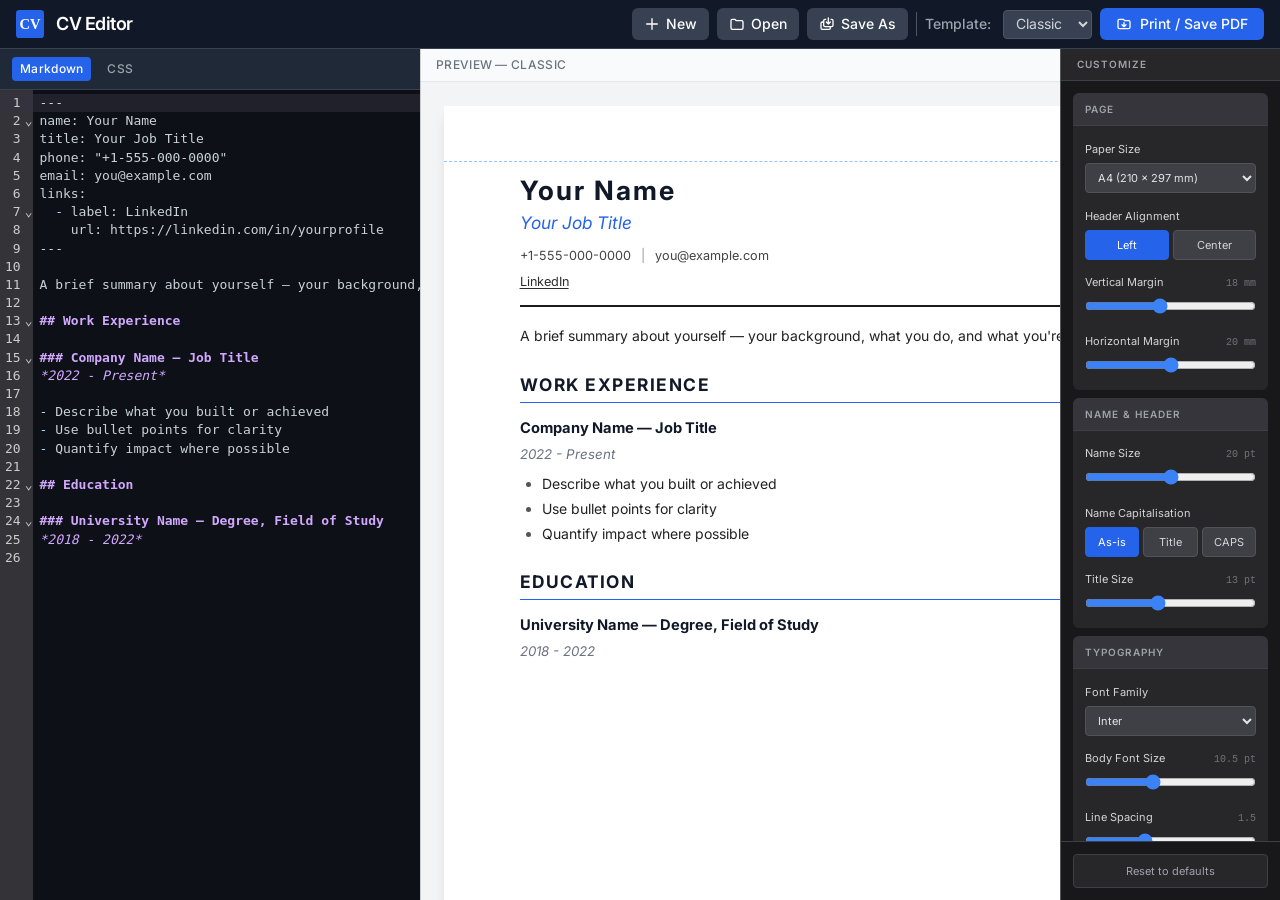
<file: cv-editor/index.html>
<!DOCTYPE html>
<html lang="en">
  <head>
    <meta charset="UTF-8" />
    <link rel="icon" type="image/svg+xml" href="./favicon.svg" />
    <meta name="viewport" content="width=device-width, initial-scale=1.0" />
    <title>CV Editor</title>
    <meta name="description" content="Edit your CV in Markdown, preview with professional templates, and export as PDF" />
    <script type="module" crossorigin src="./assets/index-DJ3FLFNK.js"></script>
    <link rel="stylesheet" crossorigin href="./assets/index-Ctd_b8aT.css">
  </head>
  <body>
    <div id="root"></div>
  </body>
</html>
</file>
<file: cv-editor/assets/index-Ctd_b8aT.css>
@import"https://fonts.googleapis.com/css2?family=Inter:wght@300;400;500;600;700&family=Merriweather:ital,wght@0,300;0,400;0,700;1,400&display=swap";:root{--separator-border: rgba(128, 128, 128, .35);--sash-hover-transition-duration: .1s}.allotment-module_splitView__L-yRc{height:100%;overflow:hidden;position:relative;width:100%}.allotment-module_splitView__L-yRc>.allotment-module_sashContainer__fzwJF{height:100%;pointer-events:none;position:absolute;width:100%}.allotment-module_splitView__L-yRc>.allotment-module_sashContainer__fzwJF>.allotment-module_sash__QA-2t{pointer-events:auto}.allotment-module_splitView__L-yRc>.allotment-module_splitViewContainer__rQnVa{height:100%;position:relative;white-space:nowrap;width:100%}.allotment-module_splitView__L-yRc>.allotment-module_splitViewContainer__rQnVa>.allotment-module_splitViewView__MGZ6O{overflow:hidden;position:absolute;white-space:initial}.allotment-module_splitView__L-yRc.allotment-module_vertical__WSwwa>.allotment-module_splitViewContainer__rQnVa>.allotment-module_splitViewView__MGZ6O{width:100%}.allotment-module_splitView__L-yRc.allotment-module_horizontal__7doS8>.allotment-module_splitViewContainer__rQnVa>.allotment-module_splitViewView__MGZ6O{height:100%}.allotment-module_splitView__L-yRc.allotment-module_separatorBorder__x-rDS>.allotment-module_splitViewContainer__rQnVa>.allotment-module_splitViewView__MGZ6O:not(:first-child):before{background-color:var(--separator-border);content:" ";left:0;pointer-events:none;position:absolute;top:0;z-index:5}.allotment-module_splitView__L-yRc.allotment-module_separatorBorder__x-rDS.allotment-module_vertical__WSwwa>.allotment-module_splitViewContainer__rQnVa>.allotment-module_splitViewView__MGZ6O:not(:first-child):before{height:1px;width:100%}.allotment-module_splitView__L-yRc.allotment-module_separatorBorder__x-rDS.allotment-module_horizontal__7doS8>.allotment-module_splitViewContainer__rQnVa>.allotment-module_splitViewView__MGZ6O:not(:first-child):before{height:100%;width:1px}:root{--focus-border: #007fd4;--sash-size: 8px;--sash-hover-size: 4px}.sash-module_sash__K-9lB{position:absolute;z-index:35;touch-action:none;pointer-events:auto;text-align:initial}.sash-module_sash__K-9lB.sash-module_disabled__Hm-wx{pointer-events:none}.sash-module_sash__K-9lB.sash-module_mac__Jf6OJ.sash-module_vertical__pB-rs{cursor:col-resize}.sash-module_sash__K-9lB.sash-module_vertical__pB-rs.sash-module_minimum__-UKxp{cursor:e-resize}.sash-module_sash__K-9lB.sash-module_vertical__pB-rs.sash-module_maximum__TCWxD{cursor:w-resize}.sash-module_sash__K-9lB.sash-module_mac__Jf6OJ.sash-module_horizontal__kFbiw{cursor:row-resize}.sash-module_sash__K-9lB.sash-module_horizontal__kFbiw.sash-module_minimum__-UKxp{cursor:s-resize}.sash-module_sash__K-9lB.sash-module_horizontal__kFbiw.sash-module_maximum__TCWxD{cursor:n-resize}.sash-module_sash__K-9lB.sash-module_disabled__Hm-wx{cursor:default!important;pointer-events:none!important}.sash-module_sash__K-9lB.sash-module_vertical__pB-rs{cursor:ew-resize;top:0;width:var(--sash-size);height:100%}.sash-module_sash__K-9lB.sash-module_horizontal__kFbiw{cursor:ns-resize;left:0;width:100%;height:var(--sash-size)}.sash-module_sash__K-9lB:not(.sash-module_disabled__Hm-wx)>.sash-module_orthogonal-drag-handle__Yii2-{content:" ";height:calc(var(--sash-size) * 2);width:calc(var(--sash-size) * 2);z-index:100;display:block;cursor:all-scroll;position:absolute}.sash-module_sash__K-9lB.sash-module_horizontal__kFbiw.sash-module_orthogonal-edge-north__f7Noe:not(.sash-module_disabled__Hm-wx)>.sash-module_orthogonal-drag-handle__Yii2-.sash-module_start__uZEDk,.sash-module_sash__K-9lB.sash-module_horizontal__kFbiw.sash-module_orthogonal-edge-south__6ZrFC:not(.sash-module_disabled__Hm-wx)>.sash-module_orthogonal-drag-handle__Yii2-.sash-module_end__0TP-R{cursor:nwse-resize}.sash-module_sash__K-9lB.sash-module_horizontal__kFbiw.sash-module_orthogonal-edge-north__f7Noe:not(.sash-module_disabled__Hm-wx)>.sash-module_orthogonal-drag-handle__Yii2-.sash-module_end__0TP-R,.sash-module_sash__K-9lB.sash-module_horizontal__kFbiw.sash-module_orthogonal-edge-south__6ZrFC:not(.sash-module_disabled__Hm-wx)>.sash-module_orthogonal-drag-handle__Yii2-.sash-module_start__uZEDk{cursor:nesw-resize}.sash-module_sash__K-9lB.sash-module_vertical__pB-rs>.sash-module_orthogonal-drag-handle__Yii2-.sash-module_start__uZEDk{left:calc(var(--sash-size) * -.5);top:calc(var(--sash-size) * -1)}.sash-module_sash__K-9lB.sash-module_vertical__pB-rs>.sash-module_orthogonal-drag-handle__Yii2-.sash-module_end__0TP-R{left:calc(var(--sash-size) * -.5);bottom:calc(var(--sash-size) * -1)}.sash-module_sash__K-9lB.sash-module_horizontal__kFbiw>.sash-module_orthogonal-drag-handle__Yii2-.sash-module_start__uZEDk{top:calc(var(--sash-size) * -.5);left:calc(var(--sash-size) * -1)}.sash-module_sash__K-9lB.sash-module_horizontal__kFbiw>.sash-module_orthogonal-drag-handle__Yii2-.sash-module_end__0TP-R{top:calc(var(--sash-size) * -.5);right:calc(var(--sash-size) * -1)}.sash-module_sash__K-9lB:before{content:"";pointer-events:none;position:absolute;width:100%;height:100%;transition:background-color var(--sash-hover-transition-duration) ease-out;background:transparent}.sash-module_sash__K-9lB.sash-module_vertical__pB-rs:before{width:var(--sash-hover-size);left:calc(50% - (var(--sash-hover-size) / 2))}.sash-module_sash__K-9lB.sash-module_horizontal__kFbiw:before{height:var(--sash-hover-size);top:calc(50% - (var(--sash-hover-size) / 2))}.sash-module_sash__K-9lB.sash-module_hover__80W6I:before,.sash-module_sash__K-9lB.sash-module_active__bJspD:before{background:var(--focus-border)}*,:before,:after{--tw-border-spacing-x: 0;--tw-border-spacing-y: 0;--tw-translate-x: 0;--tw-translate-y: 0;--tw-rotate: 0;--tw-skew-x: 0;--tw-skew-y: 0;--tw-scale-x: 1;--tw-scale-y: 1;--tw-pan-x: ;--tw-pan-y: ;--tw-pinch-zoom: ;--tw-scroll-snap-strictness: proximity;--tw-gradient-from-position: ;--tw-gradient-via-position: ;--tw-gradient-to-position: ;--tw-ordinal: ;--tw-slashed-zero: ;--tw-numeric-figure: ;--tw-numeric-spacing: ;--tw-numeric-fraction: ;--tw-ring-inset: ;--tw-ring-offset-width: 0px;--tw-ring-offset-color: #fff;--tw-ring-color: rgb(59 130 246 / .5);--tw-ring-offset-shadow: 0 0 #0000;--tw-ring-shadow: 0 0 #0000;--tw-shadow: 0 0 #0000;--tw-shadow-colored: 0 0 #0000;--tw-blur: ;--tw-brightness: ;--tw-contrast: ;--tw-grayscale: ;--tw-hue-rotate: ;--tw-invert: ;--tw-saturate: ;--tw-sepia: ;--tw-drop-shadow: ;--tw-backdrop-blur: ;--tw-backdrop-brightness: ;--tw-backdrop-contrast: ;--tw-backdrop-grayscale: ;--tw-backdrop-hue-rotate: ;--tw-backdrop-invert: ;--tw-backdrop-opacity: ;--tw-backdrop-saturate: ;--tw-backdrop-sepia: ;--tw-contain-size: ;--tw-contain-layout: ;--tw-contain-paint: ;--tw-contain-style: }::backdrop{--tw-border-spacing-x: 0;--tw-border-spacing-y: 0;--tw-translate-x: 0;--tw-translate-y: 0;--tw-rotate: 0;--tw-skew-x: 0;--tw-skew-y: 0;--tw-scale-x: 1;--tw-scale-y: 1;--tw-pan-x: ;--tw-pan-y: ;--tw-pinch-zoom: ;--tw-scroll-snap-strictness: proximity;--tw-gradient-from-position: ;--tw-gradient-via-position: ;--tw-gradient-to-position: ;--tw-ordinal: ;--tw-slashed-zero: ;--tw-numeric-figure: ;--tw-numeric-spacing: ;--tw-numeric-fraction: ;--tw-ring-inset: ;--tw-ring-offset-width: 0px;--tw-ring-offset-color: #fff;--tw-ring-color: rgb(59 130 246 / .5);--tw-ring-offset-shadow: 0 0 #0000;--tw-ring-shadow: 0 0 #0000;--tw-shadow: 0 0 #0000;--tw-shadow-colored: 0 0 #0000;--tw-blur: ;--tw-brightness: ;--tw-contrast: ;--tw-grayscale: ;--tw-hue-rotate: ;--tw-invert: ;--tw-saturate: ;--tw-sepia: ;--tw-drop-shadow: ;--tw-backdrop-blur: ;--tw-backdrop-brightness: ;--tw-backdrop-contrast: ;--tw-backdrop-grayscale: ;--tw-backdrop-hue-rotate: ;--tw-backdrop-invert: ;--tw-backdrop-opacity: ;--tw-backdrop-saturate: ;--tw-backdrop-sepia: ;--tw-contain-size: ;--tw-contain-layout: ;--tw-contain-paint: ;--tw-contain-style: }*,:before,:after{box-sizing:border-box;border-width:0;border-style:solid;border-color:#e5e7eb}:before,:after{--tw-content: ""}html,:host{line-height:1.5;-webkit-text-size-adjust:100%;-moz-tab-size:4;-o-tab-size:4;tab-size:4;font-family:ui-sans-serif,system-ui,sans-serif,"Apple Color Emoji","Segoe UI Emoji",Segoe UI Symbol,"Noto Color Emoji";font-feature-settings:normal;font-variation-settings:normal;-webkit-tap-highlight-color:transparent}body{margin:0;line-height:inherit}hr{height:0;color:inherit;border-top-width:1px}abbr:where([title]){-webkit-text-decoration:underline dotted;text-decoration:underline dotted}h1,h2,h3,h4,h5,h6{font-size:inherit;font-weight:inherit}a{color:inherit;text-decoration:inherit}b,strong{font-weight:bolder}code,kbd,samp,pre{font-family:ui-monospace,SFMono-Regular,Menlo,Monaco,Consolas,Liberation Mono,Courier New,monospace;font-feature-settings:normal;font-variation-settings:normal;font-size:1em}small{font-size:80%}sub,sup{font-size:75%;line-height:0;position:relative;vertical-align:baseline}sub{bottom:-.25em}sup{top:-.5em}table{text-indent:0;border-color:inherit;border-collapse:collapse}button,input,optgroup,select,textarea{font-family:inherit;font-feature-settings:inherit;font-variation-settings:inherit;font-size:100%;font-weight:inherit;line-height:inherit;letter-spacing:inherit;color:inherit;margin:0;padding:0}button,select{text-transform:none}button,input:where([type=button]),input:where([type=reset]),input:where([type=submit]){-webkit-appearance:button;background-color:transparent;background-image:none}:-moz-focusring{outline:auto}:-moz-ui-invalid{box-shadow:none}progress{vertical-align:baseline}::-webkit-inner-spin-button,::-webkit-outer-spin-button{height:auto}[type=search]{-webkit-appearance:textfield;outline-offset:-2px}::-webkit-search-decoration{-webkit-appearance:none}::-webkit-file-upload-button{-webkit-appearance:button;font:inherit}summary{display:list-item}blockquote,dl,dd,h1,h2,h3,h4,h5,h6,hr,figure,p,pre{margin:0}fieldset{margin:0;padding:0}legend{padding:0}ol,ul,menu{list-style:none;margin:0;padding:0}dialog{padding:0}textarea{resize:vertical}input::-moz-placeholder,textarea::-moz-placeholder{opacity:1;color:#9ca3af}input::placeholder,textarea::placeholder{opacity:1;color:#9ca3af}button,[role=button]{cursor:pointer}:disabled{cursor:default}img,svg,video,canvas,audio,iframe,embed,object{display:block;vertical-align:middle}img,video{max-width:100%;height:auto}[hidden]:where(:not([hidden=until-found])){display:none}.container{width:100%}@media(min-width:640px){.container{max-width:640px}}@media(min-width:768px){.container{max-width:768px}}@media(min-width:1024px){.container{max-width:1024px}}@media(min-width:1280px){.container{max-width:1280px}}@media(min-width:1536px){.container{max-width:1536px}}.visible{visibility:visible}.static{position:static}.fixed{position:fixed}.absolute{position:absolute}.relative{position:relative}.top-0\.5{top:.125rem}.-mt-1{margin-top:-.25rem}.ml-0\.5{margin-left:.125rem}.mr-1{margin-right:.25rem}.mt-1{margin-top:.25rem}.block{display:block}.flex{display:flex}.grid{display:grid}.contents{display:contents}.hidden{display:none}.h-3{height:.75rem}.h-4{height:1rem}.h-6{height:1.5rem}.h-7{height:1.75rem}.h-full{height:100%}.h-screen{height:100vh}.min-h-0{min-height:0px}.w-10{width:2.5rem}.w-3{width:.75rem}.w-4{width:1rem}.w-7{width:1.75rem}.w-8{width:2rem}.w-full{width:100%}.w-px{width:1px}.min-w-0{min-width:0px}.max-w-xs{max-width:20rem}.flex-1{flex:1 1 0%}.shrink-0{flex-shrink:0}.translate-x-0\.5{--tw-translate-x: .125rem;transform:translate(var(--tw-translate-x),var(--tw-translate-y)) rotate(var(--tw-rotate)) skew(var(--tw-skew-x)) skewY(var(--tw-skew-y)) scaleX(var(--tw-scale-x)) scaleY(var(--tw-scale-y))}.translate-x-4{--tw-translate-x: 1rem;transform:translate(var(--tw-translate-x),var(--tw-translate-y)) rotate(var(--tw-rotate)) skew(var(--tw-skew-x)) skewY(var(--tw-skew-y)) scaleX(var(--tw-scale-x)) scaleY(var(--tw-scale-y))}@keyframes spin{to{transform:rotate(360deg)}}.animate-spin{animation:spin 1s linear infinite}.cursor-pointer{cursor:pointer}.select-none{-webkit-user-select:none;-moz-user-select:none;user-select:none}.grid-cols-2{grid-template-columns:repeat(2,minmax(0,1fr))}.flex-col{flex-direction:column}.items-center{align-items:center}.items-baseline{align-items:baseline}.justify-between{justify-content:space-between}.gap-1{gap:.25rem}.gap-1\.5{gap:.375rem}.gap-2{gap:.5rem}.gap-2\.5{gap:.625rem}.gap-3{gap:.75rem}.gap-x-4{-moz-column-gap:1rem;column-gap:1rem}.gap-y-3{row-gap:.75rem}.space-y-2>:not([hidden])~:not([hidden]){--tw-space-y-reverse: 0;margin-top:calc(.5rem * calc(1 - var(--tw-space-y-reverse)));margin-bottom:calc(.5rem * var(--tw-space-y-reverse))}.space-y-3>:not([hidden])~:not([hidden]){--tw-space-y-reverse: 0;margin-top:calc(.75rem * calc(1 - var(--tw-space-y-reverse)));margin-bottom:calc(.75rem * var(--tw-space-y-reverse))}.overflow-auto{overflow:auto}.overflow-hidden{overflow:hidden}.overflow-y-auto{overflow-y:auto}.truncate{overflow:hidden;text-overflow:ellipsis;white-space:nowrap}.rounded{border-radius:.25rem}.rounded-full{border-radius:9999px}.rounded-md{border-radius:.375rem}.border{border-width:1px}.border-b{border-bottom-width:1px}.border-l{border-left-width:1px}.border-t{border-top-width:1px}.border-blue-600{--tw-border-opacity: 1;border-color:rgb(37 99 235 / var(--tw-border-opacity, 1))}.border-gray-200{--tw-border-opacity: 1;border-color:rgb(229 231 235 / var(--tw-border-opacity, 1))}.border-gray-600{--tw-border-opacity: 1;border-color:rgb(75 85 99 / var(--tw-border-opacity, 1))}.border-gray-700{--tw-border-opacity: 1;border-color:rgb(55 65 81 / var(--tw-border-opacity, 1))}.border-zinc-600{--tw-border-opacity: 1;border-color:rgb(82 82 91 / var(--tw-border-opacity, 1))}.border-zinc-700{--tw-border-opacity: 1;border-color:rgb(63 63 70 / var(--tw-border-opacity, 1))}.bg-blue-600{--tw-bg-opacity: 1;background-color:rgb(37 99 235 / var(--tw-bg-opacity, 1))}.bg-gray-100{--tw-bg-opacity: 1;background-color:rgb(243 244 246 / var(--tw-bg-opacity, 1))}.bg-gray-50{--tw-bg-opacity: 1;background-color:rgb(249 250 251 / var(--tw-bg-opacity, 1))}.bg-gray-600{--tw-bg-opacity: 1;background-color:rgb(75 85 99 / var(--tw-bg-opacity, 1))}.bg-gray-700{--tw-bg-opacity: 1;background-color:rgb(55 65 81 / var(--tw-bg-opacity, 1))}.bg-gray-800{--tw-bg-opacity: 1;background-color:rgb(31 41 55 / var(--tw-bg-opacity, 1))}.bg-gray-900{--tw-bg-opacity: 1;background-color:rgb(17 24 39 / var(--tw-bg-opacity, 1))}.bg-white{--tw-bg-opacity: 1;background-color:rgb(255 255 255 / var(--tw-bg-opacity, 1))}.bg-zinc-600{--tw-bg-opacity: 1;background-color:rgb(82 82 91 / var(--tw-bg-opacity, 1))}.bg-zinc-700{--tw-bg-opacity: 1;background-color:rgb(63 63 70 / var(--tw-bg-opacity, 1))}.bg-zinc-700\/60{background-color:#3f3f4699}.bg-zinc-800{--tw-bg-opacity: 1;background-color:rgb(39 39 42 / var(--tw-bg-opacity, 1))}.bg-zinc-900{--tw-bg-opacity: 1;background-color:rgb(24 24 27 / var(--tw-bg-opacity, 1))}.p-0\.5{padding:.125rem}.p-3{padding:.75rem}.p-6{padding:1.5rem}.px-2{padding-left:.5rem;padding-right:.5rem}.px-3{padding-left:.75rem;padding-right:.75rem}.px-4{padding-left:1rem;padding-right:1rem}.py-1{padding-top:.25rem;padding-bottom:.25rem}.py-1\.5{padding-top:.375rem;padding-bottom:.375rem}.py-2{padding-top:.5rem;padding-bottom:.5rem}.pt-1{padding-top:.25rem}.font-mono{font-family:ui-monospace,SFMono-Regular,Menlo,Monaco,Consolas,Liberation Mono,Courier New,monospace}.text-\[10px\]{font-size:10px}.text-\[11px\]{font-size:11px}.text-\[9px\]{font-size:9px}.text-lg{font-size:1.125rem;line-height:1.75rem}.text-sm{font-size:.875rem;line-height:1.25rem}.text-xs{font-size:.75rem;line-height:1rem}.font-bold{font-weight:700}.font-medium{font-weight:500}.font-semibold{font-weight:600}.uppercase{text-transform:uppercase}.capitalize{text-transform:capitalize}.tabular-nums{--tw-numeric-spacing: tabular-nums;font-variant-numeric:var(--tw-ordinal) var(--tw-slashed-zero) var(--tw-numeric-figure) var(--tw-numeric-spacing) var(--tw-numeric-fraction)}.tracking-tight{letter-spacing:-.025em}.tracking-wide{letter-spacing:.025em}.tracking-widest{letter-spacing:.1em}.text-blue-600{--tw-text-opacity: 1;color:rgb(37 99 235 / var(--tw-text-opacity, 1))}.text-gray-300{--tw-text-opacity: 1;color:rgb(209 213 219 / var(--tw-text-opacity, 1))}.text-gray-400{--tw-text-opacity: 1;color:rgb(156 163 175 / var(--tw-text-opacity, 1))}.text-gray-500{--tw-text-opacity: 1;color:rgb(107 114 128 / var(--tw-text-opacity, 1))}.text-white{--tw-text-opacity: 1;color:rgb(255 255 255 / var(--tw-text-opacity, 1))}.text-yellow-400{--tw-text-opacity: 1;color:rgb(250 204 21 / var(--tw-text-opacity, 1))}.text-zinc-200{--tw-text-opacity: 1;color:rgb(228 228 231 / var(--tw-text-opacity, 1))}.text-zinc-300{--tw-text-opacity: 1;color:rgb(212 212 216 / var(--tw-text-opacity, 1))}.text-zinc-400{--tw-text-opacity: 1;color:rgb(161 161 170 / var(--tw-text-opacity, 1))}.text-zinc-500{--tw-text-opacity: 1;color:rgb(113 113 122 / var(--tw-text-opacity, 1))}.accent-blue-500{accent-color:#3b82f6}.opacity-25{opacity:.25}.opacity-75{opacity:.75}.shadow{--tw-shadow: 0 1px 3px 0 rgb(0 0 0 / .1), 0 1px 2px -1px rgb(0 0 0 / .1);--tw-shadow-colored: 0 1px 3px 0 var(--tw-shadow-color), 0 1px 2px -1px var(--tw-shadow-color);box-shadow:var(--tw-ring-offset-shadow, 0 0 #0000),var(--tw-ring-shadow, 0 0 #0000),var(--tw-shadow)}.shadow-lg{--tw-shadow: 0 10px 15px -3px rgb(0 0 0 / .1), 0 4px 6px -4px rgb(0 0 0 / .1);--tw-shadow-colored: 0 10px 15px -3px var(--tw-shadow-color), 0 4px 6px -4px var(--tw-shadow-color);box-shadow:var(--tw-ring-offset-shadow, 0 0 #0000),var(--tw-ring-shadow, 0 0 #0000),var(--tw-shadow)}.filter{filter:var(--tw-blur) var(--tw-brightness) var(--tw-contrast) var(--tw-grayscale) var(--tw-hue-rotate) var(--tw-invert) var(--tw-saturate) var(--tw-sepia) var(--tw-drop-shadow)}.transition-colors{transition-property:color,background-color,border-color,text-decoration-color,fill,stroke;transition-timing-function:cubic-bezier(.4,0,.2,1);transition-duration:.15s}.transition-transform{transition-property:transform;transition-timing-function:cubic-bezier(.4,0,.2,1);transition-duration:.15s}*,*:before,*:after{box-sizing:border-box}html,body,#root{height:100%;margin:0;padding:0;overflow:hidden;font-family:Inter,system-ui,-apple-system,sans-serif}.split-view-view{overflow:hidden!important}::-webkit-scrollbar{width:8px;height:8px}::-webkit-scrollbar-track{background:#f1f1f1}::-webkit-scrollbar-thumb{background:#c1c1c1;border-radius:4px}::-webkit-scrollbar-thumb:hover{background:#a1a1a1}#cv-preview-container.cv-exporting{padding:0!important}.cv-page-break-line{position:absolute;left:0;right:0;height:20px;transform:translateY(-50%);background:#d1d5db;box-shadow:inset 0 1px #1118272e,inset 0 -1px #1118272e;pointer-events:none;z-index:10}.cv-page-break-label{position:absolute;right:10px;top:2px;font-size:10px;color:#4b5563;background:#f9fafb;padding:0 4px;border-radius:3px;white-space:nowrap;pointer-events:none}.cv-margin-guide{position:absolute;left:0;right:0;height:0;border-top:1px dashed #93c5fd;pointer-events:none;z-index:9}@media print{.cv-page-break-line,.cv-page-break-label,.cv-margin-guide{display:none!important}}.hover\:border-blue-500:hover{--tw-border-opacity: 1;border-color:rgb(59 130 246 / var(--tw-border-opacity, 1))}.hover\:bg-blue-700:hover{--tw-bg-opacity: 1;background-color:rgb(29 78 216 / var(--tw-bg-opacity, 1))}.hover\:bg-gray-600:hover{--tw-bg-opacity: 1;background-color:rgb(75 85 99 / var(--tw-bg-opacity, 1))}.hover\:bg-gray-700:hover{--tw-bg-opacity: 1;background-color:rgb(55 65 81 / var(--tw-bg-opacity, 1))}.hover\:bg-zinc-700:hover{--tw-bg-opacity: 1;background-color:rgb(63 63 70 / var(--tw-bg-opacity, 1))}.hover\:text-gray-200:hover{--tw-text-opacity: 1;color:rgb(229 231 235 / var(--tw-text-opacity, 1))}.hover\:text-white:hover{--tw-text-opacity: 1;color:rgb(255 255 255 / var(--tw-text-opacity, 1))}.hover\:text-zinc-200:hover{--tw-text-opacity: 1;color:rgb(228 228 231 / var(--tw-text-opacity, 1))}.focus\:outline-none:focus{outline:2px solid transparent;outline-offset:2px}.focus\:ring-1:focus{--tw-ring-offset-shadow: var(--tw-ring-inset) 0 0 0 var(--tw-ring-offset-width) var(--tw-ring-offset-color);--tw-ring-shadow: var(--tw-ring-inset) 0 0 0 calc(1px + var(--tw-ring-offset-width)) var(--tw-ring-color);box-shadow:var(--tw-ring-offset-shadow),var(--tw-ring-shadow),var(--tw-shadow, 0 0 #0000)}.focus\:ring-2:focus{--tw-ring-offset-shadow: var(--tw-ring-inset) 0 0 0 var(--tw-ring-offset-width) var(--tw-ring-offset-color);--tw-ring-shadow: var(--tw-ring-inset) 0 0 0 calc(2px + var(--tw-ring-offset-width)) var(--tw-ring-color);box-shadow:var(--tw-ring-offset-shadow),var(--tw-ring-shadow),var(--tw-shadow, 0 0 #0000)}.focus\:ring-blue-500:focus{--tw-ring-opacity: 1;--tw-ring-color: rgb(59 130 246 / var(--tw-ring-opacity, 1))}.disabled\:cursor-not-allowed:disabled{cursor:not-allowed}.disabled\:opacity-40:disabled{opacity:.4}.disabled\:opacity-50:disabled{opacity:.5}.group:hover .group-hover\:text-zinc-100{--tw-text-opacity: 1;color:rgb(244 244 245 / var(--tw-text-opacity, 1))}
</file>
